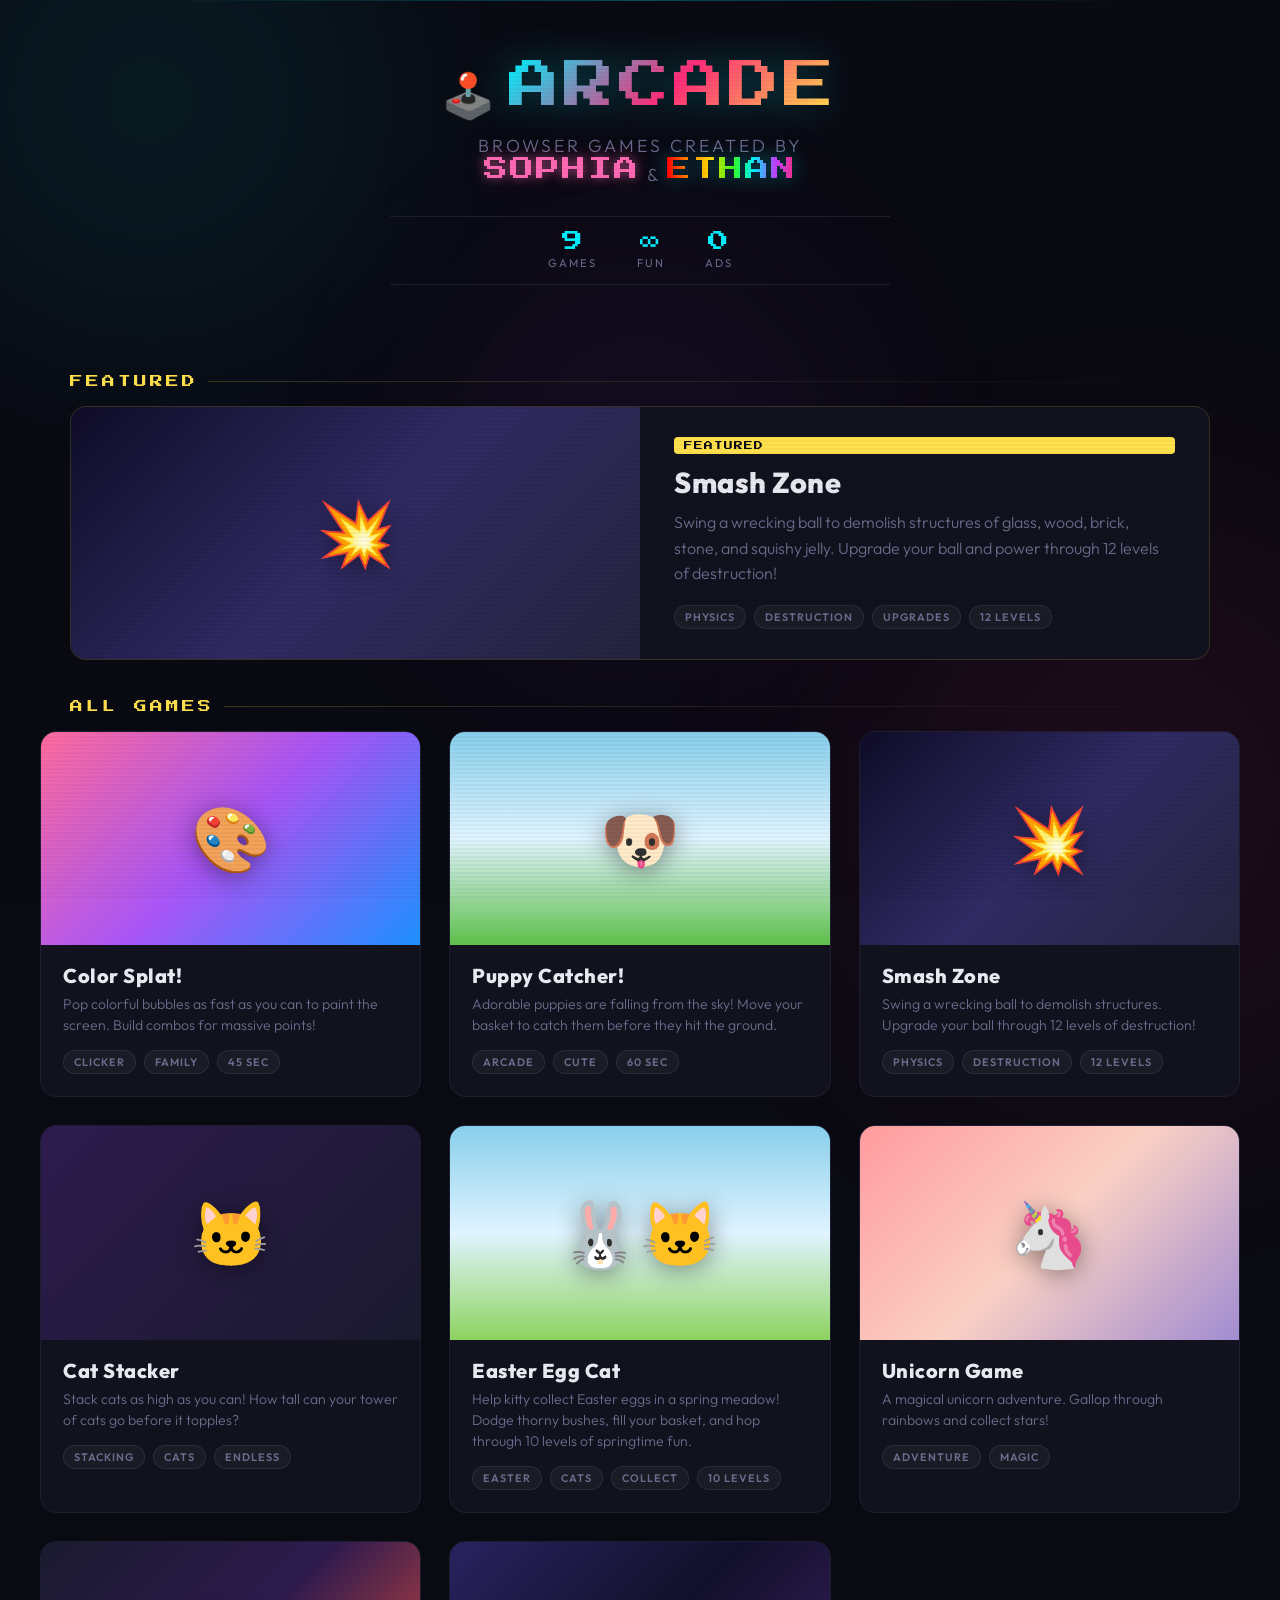
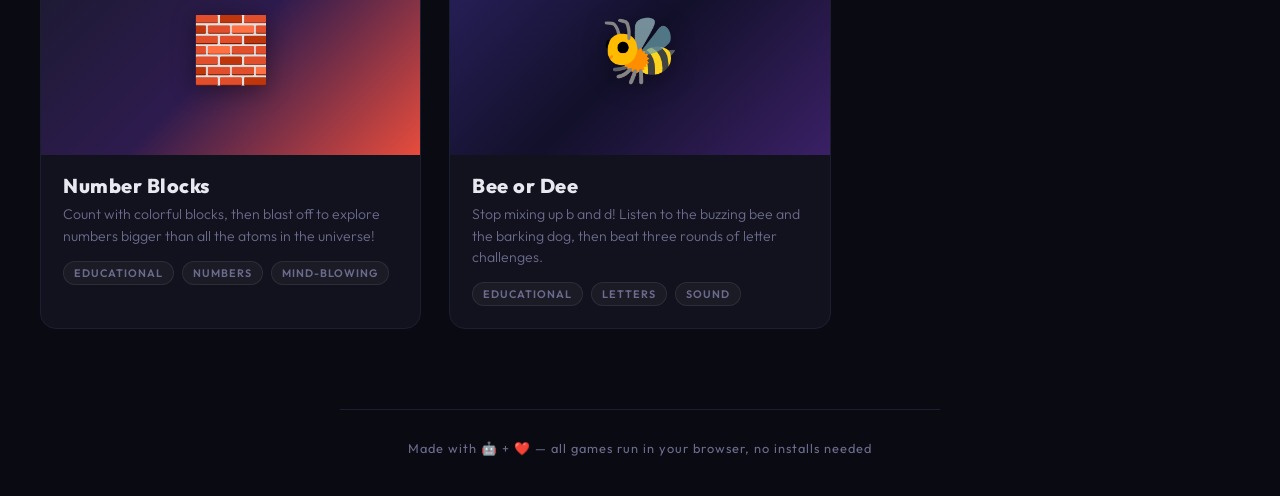
<file: index.html>
<!DOCTYPE html>
<html lang="en">
<head>
<meta charset="UTF-8">
<meta name="viewport" content="width=device-width, initial-scale=1.0">
<title>🕹️ Arcade</title>
<style>
  @import url('https://fonts.googleapis.com/css2?family=Press+Start+2P&family=Outfit:wght@300;400;600;800&display=swap');

  :root {
    --neon-pink: #FF2D78;
    --neon-cyan: #00F0FF;
    --neon-yellow: #FFE14D;
    --neon-green: #39FF14;
    --neon-purple: #BF40FF;
    --dark-bg: #0A0A12;
    --card-bg: #12121E;
    --card-border: #1E1E32;
    --text-dim: #6B6B8D;
  }

  * { margin: 0; padding: 0; box-sizing: border-box; }

  body {
    background: var(--dark-bg);
    color: #E8E8F0;
    font-family: 'Outfit', sans-serif;
    min-height: 100vh;
    overflow-x: hidden;
  }

  /* ── SCANLINE OVERLAY ── */
  body::after {
    content: '';
    position: fixed; inset: 0;
    background: repeating-linear-gradient(
      0deg,
      transparent,
      transparent 2px,
      rgba(0,0,0,0.03) 2px,
      rgba(0,0,0,0.03) 4px
    );
    pointer-events: none;
    z-index: 9999;
  }

  /* ── HEADER ── */
  .header {
    text-align: center;
    padding: 60px 20px 40px;
    position: relative;
  }
  .header::before {
    content: '';
    position: absolute;
    top: 0; left: 50%;
    transform: translateX(-50%);
    width: 80%;
    height: 1px;
    background: linear-gradient(90deg, transparent, var(--neon-cyan), transparent);
    opacity: 0.3;
  }

  .logo {
    font-family: 'Press Start 2P', monospace;
    font-size: clamp(1.8rem, 5vw, 3.2rem);
    letter-spacing: 4px;
    margin-bottom: 12px;
    position: relative;
    display: inline-block;
  }
  .logo .arcade-text {
    background: linear-gradient(135deg, var(--neon-cyan), var(--neon-pink), var(--neon-yellow));
    -webkit-background-clip: text; -webkit-text-fill-color: transparent;
    background-clip: text;
    filter: drop-shadow(0 0 20px rgba(0,240,255,0.3));
    animation: glowPulse 3s ease-in-out infinite;
  }
  @keyframes glowPulse {
    0%, 100% { filter: drop-shadow(0 0 20px rgba(0,240,255,0.3)); }
    50% { filter: drop-shadow(0 0 35px rgba(0,240,255,0.5)); }
  }
  .logo-icon {
    font-size: 0.85em;
    margin-right: 10px;
    animation: joystickWiggle 2s ease-in-out infinite;
  }
  @keyframes joystickWiggle {
    0%, 100% { transform: rotate(-5deg); }
    50% { transform: rotate(5deg); }
  }

  .tagline {
    font-size: clamp(0.85rem, 2vw, 1.1rem);
    color: var(--text-dim);
    font-weight: 300;
    letter-spacing: 3px;
    text-transform: uppercase;
  }

  .name-sophia {
    font-family: 'Press Start 2P', monospace;
    font-size: clamp(1.1rem, 3vw, 1.5rem);
    color: #FF69B4;
    text-shadow: 0 0 10px rgba(255, 105, 180, 0.5), 0 0 20px rgba(255, 105, 180, 0.3);
    letter-spacing: 2px;
  }

  .name-ethan {
    font-family: 'Press Start 2P', monospace;
    font-size: clamp(1.1rem, 3vw, 1.5rem);
    background: linear-gradient(90deg, #FF0000, #FF8C00, #FFD700, #39FF14, #00F0FF, #BF40FF, #FF2D78);
    -webkit-background-clip: text;
    -webkit-text-fill-color: transparent;
    background-clip: text;
    filter: drop-shadow(0 0 10px rgba(0, 240, 255, 0.4));
    letter-spacing: 2px;
  }

  /* ── GAME COUNT BAR ── */
  .stats-bar {
    display: flex;
    justify-content: center;
    gap: 40px;
    margin: 30px auto 10px;
    padding: 14px 30px;
    max-width: 500px;
    border-top: 1px solid var(--card-border);
    border-bottom: 1px solid var(--card-border);
  }
  .stat {
    text-align: center;
  }
  .stat-val {
    font-family: 'Press Start 2P', monospace;
    font-size: 1.3rem;
    color: var(--neon-cyan);
  }
  .stat-label {
    font-size: 0.7rem;
    color: var(--text-dim);
    text-transform: uppercase;
    letter-spacing: 2px;
    margin-top: 4px;
  }

  /* ── FEATURED SECTION ── */
  .featured-section {
    max-width: 1200px;
    margin: 40px auto 0;
    padding: 0 30px;
  }
  .section-label {
    font-family: 'Press Start 2P', monospace;
    font-size: clamp(0.65rem, 1.5vw, 0.8rem);
    color: var(--neon-yellow);
    letter-spacing: 3px;
    text-transform: uppercase;
    margin-bottom: 18px;
    display: flex;
    align-items: center;
    gap: 10px;
  }
  .section-label::after {
    content: '';
    flex: 1;
    height: 1px;
    background: linear-gradient(90deg, var(--neon-yellow), transparent);
    opacity: 0.2;
  }

  .featured-grid {
    display: grid;
    grid-template-columns: 1fr;
    gap: 28px;
  }

  .game-card.featured {
    display: grid;
    grid-template-columns: 1fr 1fr;
    border: 1px solid rgba(255, 225, 77, 0.15);
  }
  .game-card.featured .card-thumb {
    aspect-ratio: auto;
    min-height: 250px;
  }
  .game-card.featured .card-info {
    display: flex;
    flex-direction: column;
    justify-content: center;
    padding: 30px 34px;
  }
  .game-card.featured .card-title {
    font-size: 1.8rem;
    margin-bottom: 10px;
  }
  .game-card.featured .card-desc {
    font-size: 1rem;
    line-height: 1.6;
  }
  .game-card.featured .card-tags {
    margin-top: 18px;
  }
  .featured-badge {
    display: inline-block;
    font-family: 'Press Start 2P', monospace;
    font-size: 0.55rem;
    color: var(--dark-bg);
    background: var(--neon-yellow);
    padding: 4px 10px;
    border-radius: 4px;
    letter-spacing: 1px;
    margin-bottom: 10px;
  }
  .game-card.featured:hover {
    border-color: var(--neon-yellow);
    box-shadow:
      0 10px 50px rgba(255, 225, 77, 0.12),
      0 0 0 1px rgba(255, 225, 77, 0.15),
      inset 0 1px 0 rgba(255,255,255,0.04);
  }

  @media (max-width: 700px) {
    .game-card.featured {
      grid-template-columns: 1fr;
    }
    .game-card.featured .card-thumb {
      min-height: 180px;
      aspect-ratio: 16 / 9;
    }
    .game-card.featured .card-info {
      padding: 18px 22px 22px;
    }
    .game-card.featured .card-title {
      font-size: 1.3rem;
    }
    .featured-section { padding: 0 16px; }
  }

  /* ── ALL GAMES SECTION ── */
  .all-games-section {
    max-width: 1200px;
    margin: 40px auto 0;
    padding: 0 30px;
  }
  @media (max-width: 700px) {
    .all-games-section { padding: 0 16px; }
  }

  /* ── GAME GRID ── */
  .games-grid {
    display: grid;
    grid-template-columns: repeat(auto-fill, minmax(320px, 1fr));
    gap: 28px;
    max-width: 1200px;
    margin: 0 auto;
    padding: 0 0 80px;
  }

  /* ── GAME CARD ── */
  .game-card {
    background: var(--card-bg);
    border: 1px solid var(--card-border);
    border-radius: 16px;
    overflow: hidden;
    transition: transform 0.3s cubic-bezier(0.34, 1.56, 0.64, 1), box-shadow 0.3s, border-color 0.3s;
    cursor: pointer;
    text-decoration: none;
    color: inherit;
    display: block;
    position: relative;
  }
  .game-card:hover {
    transform: translateY(-6px) scale(1.02);
    border-color: var(--neon-cyan);
    box-shadow:
      0 10px 40px rgba(0, 240, 255, 0.12),
      0 0 0 1px rgba(0, 240, 255, 0.15),
      inset 0 1px 0 rgba(255,255,255,0.04);
  }
  .game-card:active {
    transform: translateY(-2px) scale(1.0);
  }

  /* Card glow accent — unique per card */
  .game-card::before {
    content: '';
    position: absolute;
    top: 0; left: 0; right: 0;
    height: 3px;
    background: var(--accent);
    opacity: 0;
    transition: opacity 0.3s;
  }
  .game-card:hover::before { opacity: 1; }

  /* ── SCREENSHOT AREA ── */
  .card-thumb {
    width: 100%;
    aspect-ratio: 16 / 9;
    overflow: hidden;
    position: relative;
    display: flex;
    align-items: center;
    justify-content: center;
    background: var(--thumb-bg, #161625);
  }
  .card-thumb img {
    width: 100%;
    height: 100%;
    object-fit: cover;
    transition: transform 0.5s;
  }
  .game-card:hover .card-thumb img {
    transform: scale(1.06);
  }

  /* Placeholder when no screenshot */
  .thumb-placeholder {
    font-size: 4rem;
    filter: drop-shadow(0 4px 12px rgba(0,0,0,0.4));
    animation: float 3s ease-in-out infinite;
  }
  @keyframes float {
    0%, 100% { transform: translateY(0); }
    50% { transform: translateY(-8px); }
  }

  /* Play overlay */
  .play-overlay {
    position: absolute; inset: 0;
    background: rgba(0,0,0,0.55);
    display: flex; align-items: center; justify-content: center;
    opacity: 0;
    transition: opacity 0.3s;
  }
  .game-card:hover .play-overlay { opacity: 1; }
  .play-btn-icon {
    width: 60px; height: 60px;
    border-radius: 50%;
    background: var(--accent, var(--neon-cyan));
    display: flex; align-items: center; justify-content: center;
    box-shadow: 0 0 30px rgba(0,240,255,0.4);
    transition: transform 0.2s;
  }
  .game-card:hover .play-btn-icon { transform: scale(1.1); }
  .play-btn-icon svg {
    width: 24px; height: 24px;
    fill: var(--dark-bg);
    margin-left: 3px;
  }

  /* ── CARD INFO ── */
  .card-info {
    padding: 18px 22px 22px;
  }
  .card-title {
    font-family: 'Outfit', sans-serif;
    font-weight: 800;
    font-size: 1.25rem;
    margin-bottom: 6px;
    letter-spacing: 0.5px;
  }
  .card-desc {
    font-size: 0.88rem;
    color: var(--text-dim);
    line-height: 1.5;
    font-weight: 300;
  }
  .card-tags {
    display: flex;
    gap: 8px;
    margin-top: 14px;
    flex-wrap: wrap;
  }
  .tag {
    font-size: 0.68rem;
    padding: 4px 10px;
    border-radius: 20px;
    background: rgba(255,255,255,0.04);
    border: 1px solid rgba(255,255,255,0.08);
    color: var(--text-dim);
    text-transform: uppercase;
    letter-spacing: 1px;
    font-weight: 600;
  }

  /* ── FOOTER ── */
  .footer {
    text-align: center;
    padding: 30px 20px 40px;
    color: var(--text-dim);
    font-size: 0.8rem;
    border-top: 1px solid var(--card-border);
    max-width: 600px;
    margin: 0 auto;
    letter-spacing: 1px;
  }
  .footer a {
    color: var(--neon-cyan);
    text-decoration: none;
  }

  /* ── AMBIENT GLOW BLOBS ── */
  .glow-blob {
    position: fixed;
    border-radius: 50%;
    filter: blur(120px);
    opacity: 0.07;
    pointer-events: none;
    z-index: -1;
  }

  /* ── RESPONSIVE ── */
  @media (max-width: 700px) {
    .games-grid { grid-template-columns: 1fr; padding: 0 16px 60px; }
    .stats-bar { gap: 25px; }
    .header { padding: 40px 16px 30px; }
  }

</style>
</head>
<body>

<!-- Ambient glow -->
<div class="glow-blob" style="width:500px;height:500px;background:var(--neon-cyan);top:-150px;left:-100px;"></div>
<div class="glow-blob" style="width:600px;height:600px;background:var(--neon-pink);bottom:-200px;right:-150px;"></div>
<div class="glow-blob" style="width:400px;height:400px;background:var(--neon-purple);top:50%;left:50%;transform:translate(-50%,-50%);"></div>

<!-- HEADER -->
<header class="header">
  <div class="logo">
    <span class="logo-icon">🕹️</span><span class="arcade-text">ARCADE</span>
  </div>
  <p class="tagline">Browser games created by<br><span class="name-sophia">Sophia</span> & <span class="name-ethan">Ethan</span></p>

  <div class="stats-bar">
    <div class="stat">
      <div class="stat-val" id="game-count">5</div>
      <div class="stat-label">Games</div>
    </div>
    <div class="stat">
      <div class="stat-val">∞</div>
      <div class="stat-label">Fun</div>
    </div>
    <div class="stat">
      <div class="stat-val">0</div>
      <div class="stat-label">Ads</div>
    </div>
  </div>
</header>

<!-- FEATURED GAMES -->
<section class="featured-section">
  <div class="section-label">Featured</div>
  <div class="featured-grid">

    <!-- ═══ FEATURED: Smash Zone ═══ -->
    <a href="./smash-zone/" class="game-card featured" style="--accent: #FF4757; --thumb-bg: linear-gradient(135deg, #0f0c29, #302b63, #24243e);">
      <div class="card-thumb" style="background: linear-gradient(135deg, #0f0c29, #302b63, #24243e);">
        <div class="thumb-placeholder">💥</div>
        <div class="play-overlay">
          <div class="play-btn-icon" style="background: #FF4757;">
            <svg viewBox="0 0 24 24"><polygon points="8,5 19,12 8,19"/></svg>
          </div>
        </div>
      </div>
      <div class="card-info">
        <span class="featured-badge">FEATURED</span>
        <div class="card-title">Smash Zone</div>
        <div class="card-desc">Swing a wrecking ball to demolish structures of glass, wood, brick, stone, and squishy jelly. Upgrade your ball and power through 12 levels of destruction!</div>
        <div class="card-tags">
          <span class="tag">Physics</span>
          <span class="tag">Destruction</span>
          <span class="tag">Upgrades</span>
          <span class="tag">12 Levels</span>
        </div>
      </div>
    </a>

  </div>
</section>

<!-- ALL GAMES -->
<section class="all-games-section">
  <div class="section-label">All Games</div>
</section>

<main class="games-grid" id="games-grid">

  <!-- ═══ GAME CARD: Color Splat ═══ -->
  <a href="./color-splat/" class="game-card" style="--accent: #A855F7; --thumb-bg: linear-gradient(135deg, #FF6B9D, #A855F7, #1E90FF);">
    <div class="card-thumb" style="background: linear-gradient(135deg, #FF6B9D, #A855F7, #1E90FF);">
      <div class="thumb-placeholder">🎨</div>
      <div class="play-overlay">
        <div class="play-btn-icon" style="background: #A855F7;">
          <svg viewBox="0 0 24 24"><polygon points="8,5 19,12 8,19"/></svg>
        </div>
      </div>
    </div>
    <div class="card-info">
      <div class="card-title">Color Splat!</div>
      <div class="card-desc">Pop colorful bubbles as fast as you can to paint the screen. Build combos for massive points!</div>
      <div class="card-tags">
        <span class="tag">Clicker</span>
        <span class="tag">Family</span>
        <span class="tag">45 sec</span>
      </div>
    </div>
  </a>

  <!-- ═══ GAME CARD: Puppy Catcher ═══ -->
  <a href="./puppy-catcher/" class="game-card" style="--accent: #FF8FAB; --thumb-bg: linear-gradient(180deg, #87CEEB, #E0F4FF, #5DBE4A);">
    <div class="card-thumb" style="background: linear-gradient(180deg, #87CEEB, #E0F4FF, #5DBE4A);">
      <div class="thumb-placeholder">🐶</div>
      <div class="play-overlay">
        <div class="play-btn-icon" style="background: #FF8FAB;">
          <svg viewBox="0 0 24 24"><polygon points="8,5 19,12 8,19"/></svg>
        </div>
      </div>
    </div>
    <div class="card-info">
      <div class="card-title">Puppy Catcher!</div>
      <div class="card-desc">Adorable puppies are falling from the sky! Move your basket to catch them before they hit the ground.</div>
      <div class="card-tags">
        <span class="tag">Arcade</span>
        <span class="tag">Cute</span>
        <span class="tag">60 sec</span>
      </div>
    </div>
  </a>

  <!-- ═══ GAME CARD: Smash Zone ═══ -->
  <a href="./smash-zone/" class="game-card" style="--accent: #FF4757; --thumb-bg: linear-gradient(135deg, #0f0c29, #302b63, #24243e);">
    <div class="card-thumb" style="background: linear-gradient(135deg, #0f0c29, #302b63, #24243e);">
      <div class="thumb-placeholder">💥</div>
      <div class="play-overlay">
        <div class="play-btn-icon" style="background: #FF4757;">
          <svg viewBox="0 0 24 24"><polygon points="8,5 19,12 8,19"/></svg>
        </div>
      </div>
    </div>
    <div class="card-info">
      <div class="card-title">Smash Zone</div>
      <div class="card-desc">Swing a wrecking ball to demolish structures. Upgrade your ball through 12 levels of destruction!</div>
      <div class="card-tags">
        <span class="tag">Physics</span>
        <span class="tag">Destruction</span>
        <span class="tag">12 Levels</span>
      </div>
    </div>
  </a>

  <!-- ═══ GAME CARD: Cat Stacker ═══ -->
  <a href="./cat-stacker/" class="game-card" style="--accent: #FFE14D; --thumb-bg: linear-gradient(135deg, #2d1b4e, #1a1a2e);">
    <div class="card-thumb" style="background: linear-gradient(135deg, #2d1b4e, #1a1a2e);">
      <div class="thumb-placeholder">🐱</div>
      <div class="play-overlay">
        <div class="play-btn-icon" style="background: #FFE14D;">
          <svg viewBox="0 0 24 24"><polygon points="8,5 19,12 8,19"/></svg>
        </div>
      </div>
    </div>
    <div class="card-info">
      <div class="card-title">Cat Stacker</div>
      <div class="card-desc">Stack cats as high as you can! How tall can your tower of cats go before it topples?</div>
      <div class="card-tags">
        <span class="tag">Stacking</span>
        <span class="tag">Cats</span>
        <span class="tag">Endless</span>
      </div>
    </div>
  </a>

  <!-- ═══ GAME CARD: Easter Egg Cat ═══ -->
  <a href="./easter-cat/" class="game-card" style="--accent: #FFB6C1; --thumb-bg: linear-gradient(180deg, #87CEEB, #E0F4FF, #8DD35F);">
    <div class="card-thumb" style="background: linear-gradient(180deg, #87CEEB, #E0F4FF, #8DD35F);">
      <div class="thumb-placeholder">&#x1F430;&#x1F431;</div>
      <div class="play-overlay">
        <div class="play-btn-icon" style="background: #FFB6C1;">
          <svg viewBox="0 0 24 24"><polygon points="8,5 19,12 8,19"/></svg>
        </div>
      </div>
    </div>
    <div class="card-info">
      <div class="card-title">Easter Egg Cat</div>
      <div class="card-desc">Help kitty collect Easter eggs in a spring meadow! Dodge thorny bushes, fill your basket, and hop through 10 levels of springtime fun.</div>
      <div class="card-tags">
        <span class="tag">Easter</span>
        <span class="tag">Cats</span>
        <span class="tag">Collect</span>
        <span class="tag">10 Levels</span>
      </div>
    </div>
  </a>

  <!-- ═══ GAME CARD: Unicorn Game ═══ -->
  <a href="./unicorn-game/" class="game-card" style="--accent: #BF40FF; --thumb-bg: linear-gradient(135deg, #ff9a9e, #fad0c4, #a18cd1);">
    <div class="card-thumb" style="background: linear-gradient(135deg, #ff9a9e, #fad0c4, #a18cd1);">
      <div class="thumb-placeholder">🦄</div>
      <div class="play-overlay">
        <div class="play-btn-icon" style="background: #BF40FF;">
          <svg viewBox="0 0 24 24"><polygon points="8,5 19,12 8,19"/></svg>
        </div>
      </div>
    </div>
    <div class="card-info">
      <div class="card-title">Unicorn Game</div>
      <div class="card-desc">A magical unicorn adventure. Gallop through rainbows and collect stars!</div>
      <div class="card-tags">
        <span class="tag">Adventure</span>
        <span class="tag">Magic</span>
      </div>
    </div>
  </a>

  <!-- ═══ GAME CARD: Number Blocks ═══ -->
  <a href="./number-game/" class="game-card" style="--accent: #FFD700; --thumb-bg: linear-gradient(135deg, #1a1a2e, #2d1b4e, #e74c3c);">
    <div class="card-thumb" style="background: linear-gradient(135deg, #1a1a2e, #2d1b4e, #e74c3c);">
      <div class="thumb-placeholder">🧱</div>
      <div class="play-overlay">
        <div class="play-btn-icon" style="background: #FFD700;">
          <svg viewBox="0 0 24 24"><polygon points="8,5 19,12 8,19"/></svg>
        </div>
      </div>
    </div>
    <div class="card-info">
      <div class="card-title">Number Blocks</div>
      <div class="card-desc">Count with colorful blocks, then blast off to explore numbers bigger than all the atoms in the universe!</div>
      <div class="card-tags">
        <span class="tag">Educational</span>
        <span class="tag">Numbers</span>
        <span class="tag">Mind-Blowing</span>
      </div>
    </div>
  </a>

  <!-- ═══ GAME CARD: Bee or Dee ═══ -->
  <a href="./bee-or-dee/" class="game-card" style="--accent: #FFC53D; --thumb-bg: linear-gradient(135deg, #2A2260, #12102A, #3A2065);">
    <div class="card-thumb" style="background: linear-gradient(135deg, #2A2260, #12102A, #3A2065);">
      <div class="thumb-placeholder">🐝</div>
      <div class="play-overlay">
        <div class="play-btn-icon" style="background: #FFC53D;">
          <svg viewBox="0 0 24 24"><polygon points="8,5 19,12 8,19"/></svg>
        </div>
      </div>
    </div>
    <div class="card-info">
      <div class="card-title">Bee or Dee</div>
      <div class="card-desc">Stop mixing up b and d! Listen to the buzzing bee and the barking dog, then beat three rounds of letter challenges.</div>
      <div class="card-tags">
        <span class="tag">Educational</span>
        <span class="tag">Letters</span>
        <span class="tag">Sound</span>
      </div>
    </div>
  </a>

</main>

<!-- FOOTER -->
<footer class="footer">
  Made with 🤖 + ❤️ — all games run in your browser, no installs needed
</footer>

<script>
  // Update game count dynamically
  document.getElementById('game-count').textContent =
    document.querySelectorAll('.game-card').length;
</script>
</body>
</html>
</file>
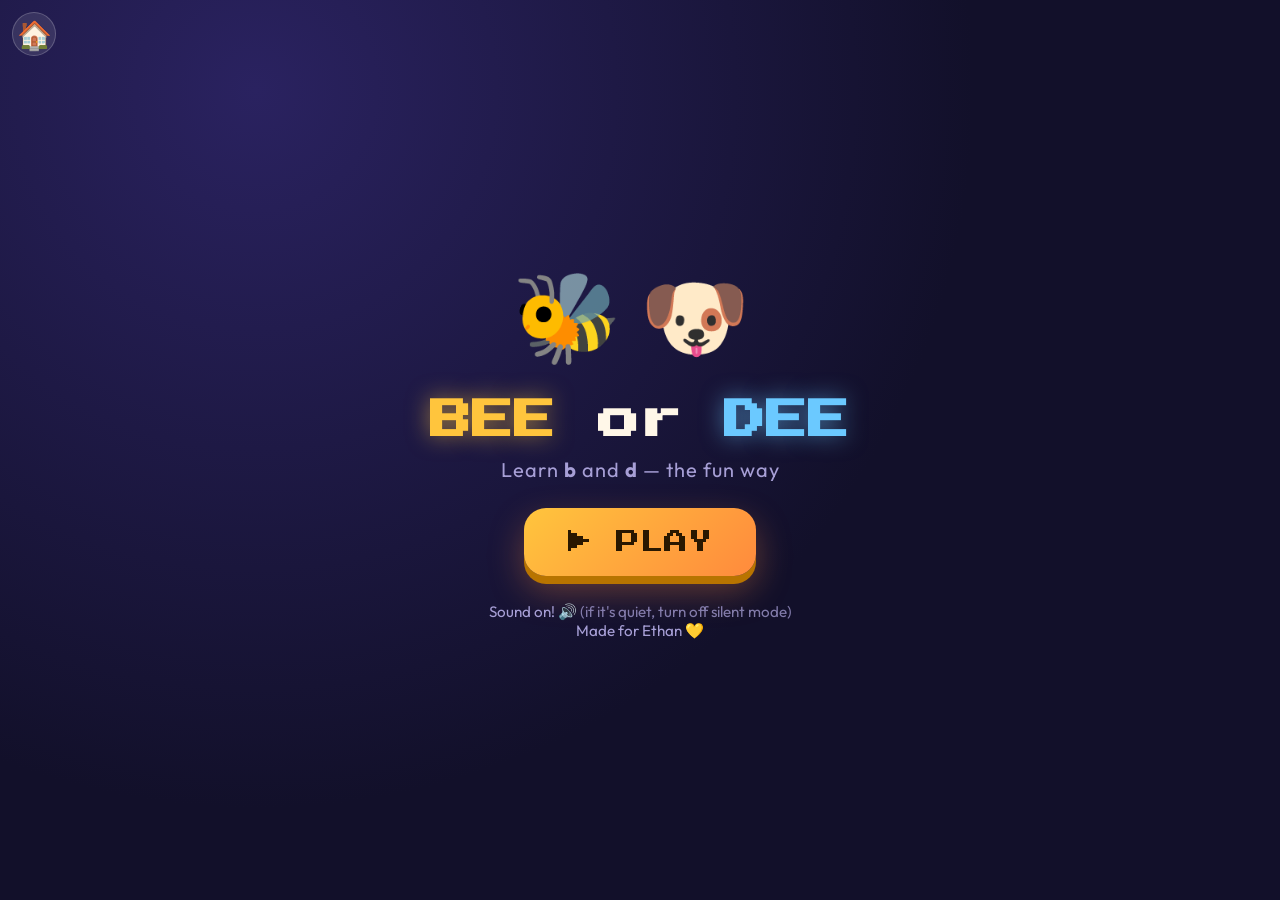
<file: bee-or-dee/index.html>
<!DOCTYPE html>
<html lang="en">
<head>
<meta charset="UTF-8">
<meta name="viewport" content="width=device-width, initial-scale=1.0, maximum-scale=1.0, user-scalable=no">
<title>🐝 Bee or Dee!</title>
<style>
  @import url('https://fonts.googleapis.com/css2?family=Press+Start+2P&family=Outfit:wght@400;600;800&display=swap');

  :root {
    --bee: #FFC53D;
    --dog: #6BC9FF;
    --bg: #12102A;
    --bg2: #1E1A44;
    --ink: #FFF7E8;
    --good: #39FF14;
    --soft: #A79FD6;
  }

  * { margin: 0; padding: 0; box-sizing: border-box; }

  html, body { height: 100%; }

  body {
    background: radial-gradient(circle at 20% 10%, #2A2260 0%, var(--bg) 55%),
                radial-gradient(circle at 85% 90%, #3A2065 0%, transparent 60%);
    background-color: var(--bg);
    color: var(--ink);
    font-family: 'Outfit', system-ui, sans-serif;
    overflow: hidden;
    user-select: none;
    -webkit-user-select: none;
    -webkit-tap-highlight-color: transparent;
    touch-action: manipulation;
  }

  /* ── SCREENS ── */
  .screen {
    position: fixed; inset: 0;
    display: none;
    flex-direction: column;
    align-items: center;
    justify-content: center;
    padding: 16px;
    text-align: center;
  }
  .screen.on { display: flex; }

  /* ── START ── */
  .title {
    font-family: 'Press Start 2P', monospace;
    font-size: clamp(1.4rem, 7vw, 2.6rem);
    line-height: 1.5;
    margin-bottom: 6px;
  }
  .title .b { color: var(--bee); text-shadow: 0 0 22px rgba(255,197,61,.55); }
  .title .d { color: var(--dog); text-shadow: 0 0 22px rgba(107,201,255,.55); }
  .sub {
    color: var(--soft);
    font-size: clamp(.95rem, 3.6vw, 1.25rem);
    margin-bottom: 26px;
    letter-spacing: 1px;
  }
  .mascots { font-size: clamp(3rem, 16vw, 5.5rem); margin-bottom: 18px; letter-spacing: 18px; }
  .mascots span { display: inline-block; animation: bob 2.2s ease-in-out infinite; }
  .mascots span:nth-child(2) { animation-delay: .5s; }
  @keyframes bob { 0%,100% { transform: translateY(0) rotate(-4deg);} 50% { transform: translateY(-14px) rotate(4deg);} }

  .big-btn {
    font-family: 'Press Start 2P', monospace;
    font-size: clamp(1rem, 4.5vw, 1.5rem);
    padding: 22px 44px;
    min-height: 64px;
    border: none;
    border-radius: 22px;
    background: linear-gradient(135deg, var(--bee), #FF8A3D);
    color: #2A1800;
    cursor: pointer;
    box-shadow: 0 8px 0 #B87400, 0 14px 34px rgba(255,138,61,.35);
    transition: transform .08s, box-shadow .08s;
    touch-action: manipulation;
  }
  .big-btn:active { transform: translateY(6px); box-shadow: 0 2px 0 #B87400, 0 6px 18px rgba(255,138,61,.3); }
  .made-for { margin-top: 26px; color: var(--soft); font-size: .95rem; }

  /* ── GAME HUD ── */
  .hud {
    position: fixed; top: 0; left: 0; right: 0;
    padding: 14px 66px 8px 66px;
    display: flex; flex-direction: column; align-items: center; gap: 8px;
  }
  .round-label {
    font-family: 'Press Start 2P', monospace;
    font-size: clamp(.55rem, 2.6vw, .8rem);
    color: var(--soft);
    letter-spacing: 1px;
  }
  .stars {
    display: grid;
    grid-template-columns: repeat(9, 13px);
    gap: 6px 5px;
    justify-content: center;
  }
  .star {
    width: 13px; height: 13px; border-radius: 50%;
    background: rgba(255,255,255,.13);
    transition: transform .3s cubic-bezier(.34,1.56,.64,1), background .3s;
  }
  .star.win { background: var(--good); box-shadow: 0 0 10px var(--good); transform: scale(1.35); }
  .star.miss { background: #6E5A9E; }

  /* ── PLAY AREA ── */
  .play {
    display: flex; flex-direction: column;
    align-items: center; justify-content: center;
    gap: clamp(14px, 3.5vh, 30px);
    width: 100%; max-width: 640px;
    margin-top: 46px;
  }
  .ask {
    font-size: clamp(1.05rem, 4.6vw, 1.6rem);
    font-weight: 600;
    color: var(--ink);
    min-height: 1.4em;
  }

  /* prompt stage */
  .stage {
    display: flex; align-items: center; justify-content: center;
    min-height: clamp(140px, 26vh, 210px);
    width: 100%;
  }
  .stage.pop { animation: pop .45s cubic-bezier(.34,1.56,.64,1); }
  @keyframes pop { 0% { transform: scale(.6); opacity: 0; } 100% { transform: scale(1); opacity: 1; } }

  .speaker-btn {
    display: flex; align-items: center; gap: 12px;
    font-size: clamp(2.6rem, 12vw, 4.2rem);
    background: rgba(255,255,255,.07);
    border: 2px solid rgba(255,255,255,.16);
    color: var(--ink);
    border-radius: 28px;
    padding: 18px 34px;
    min-height: 64px;
    cursor: pointer;
    font-family: 'Outfit', sans-serif;
    touch-action: manipulation;
  }
  .speaker-btn:active { transform: scale(.96); }
  .speaker-btn .again { font-size: 1rem; color: var(--soft); font-weight: 600; }

  .word-card { display: flex; flex-direction: column; align-items: center; gap: 6px; }
  .word-emoji { font-size: clamp(3.6rem, 18vw, 6rem); line-height: 1; }
  .word-text {
    font-family: 'Press Start 2P', monospace;
    font-size: clamp(1.6rem, 8vw, 2.6rem);
    letter-spacing: 6px;
  }
  .word-text .blank { color: var(--bee); opacity: .55; }

  /* ── CHOICES ── */
  .choices {
    display: flex; gap: clamp(14px, 4vw, 28px);
    width: 100%; justify-content: center;
    padding: 0 8px;
  }
  .choice {
    flex: 1 1 0; max-width: 230px;
    min-height: 130px;
    display: flex; flex-direction: column;
    align-items: center; justify-content: center; gap: 6px;
    background: rgba(255,255,255,.06);
    border: 3px solid rgba(255,255,255,.14);
    border-radius: 26px;
    padding: 14px 8px;
    cursor: pointer;
    color: var(--ink);
    font-family: 'Outfit', sans-serif;
    transition: transform .1s, border-color .2s, background .2s;
    touch-action: manipulation;
  }
  .choice:active { transform: scale(.95); }
  .choice[data-key="b"] { border-color: rgba(255,197,61,.4); }
  .choice[data-key="d"] { border-color: rgba(107,201,255,.4); }
  .choice .owner-emoji { font-size: clamp(2.4rem, 11vw, 3.4rem); line-height: 1; }
  /* round 2 picks are the picture alone, so it carries the whole button */
  .choice .owner-emoji.big { font-size: clamp(3.6rem, 17vw, 5.2rem); }
  .choice.correct {
    background: rgba(57,255,20,.16);
    border-color: var(--good);
    animation: cheer .5s ease;
  }
  @keyframes cheer { 0%,100% { transform: scale(1);} 40% { transform: scale(1.12);} }
  .choice.wrong { animation: shake .45s; border-color: #FF5C7A; background: rgba(255,92,122,.12); }
  @keyframes shake {
    0%,100% { transform: translateX(0);}
    20% { transform: translateX(-11px);} 40% { transform: translateX(11px);}
    60% { transform: translateX(-7px);} 80% { transform: translateX(7px);}
  }
  .choices.locked .choice { pointer-events: none; }

  /* ── LETTER SVG — plain black on paper, exactly how a book shows it ── */
  .letter-svg { width: clamp(64px, 18vw, 96px); height: auto; display: block; }
  .letter-svg .part { fill: none; stroke: #14121F; stroke-width: 15; stroke-linecap: round; }
  .letter-tile {
    background: #FFFDF7;
    border-radius: 16px;
    padding: 10px 16px;
    display: inline-flex;
    box-shadow: 0 4px 14px rgba(0,0,0,.28);
  }
  .stage .letter-svg { width: clamp(96px, 27vw, 150px); }
  .stage .letter-tile { padding: 16px 26px; border-radius: 22px; }

  /* reveal card shown after a correct answer */
  .reveal { display: flex; flex-direction: column; align-items: center; gap: 10px; }
  .reveal-row { display: flex; align-items: center; gap: clamp(10px, 3vw, 20px); }
  .reveal-emoji { font-size: clamp(3rem, 15vw, 4.6rem); line-height: 1; }
  .reveal-name {
    font-family: 'Press Start 2P', monospace;
    font-size: clamp(.7rem, 3.2vw, 1rem);
    color: var(--good);
    letter-spacing: 2px;
  }

  /* ── HINT OVERLAY ── */
  .overlay {
    position: fixed; inset: 0;
    background: #0B0920;
    display: none;
    flex-direction: column; align-items: center; justify-content: center;
    gap: clamp(8px, 1.8vh, 16px); padding: 18px; text-align: center;
    z-index: 500;
    overflow-y: auto;
  }
  .overlay.on { display: flex; }
  .overlay > * { flex-shrink: 0; }
  .hint-head {
    font-family: 'Press Start 2P', monospace;
    font-size: clamp(.85rem, 4.2vw, 1.3rem);
  }
  .hint-line { font-size: clamp(1rem, 4.4vw, 1.35rem); color: var(--ink); max-width: 460px; }
  .hint-line b { color: var(--bee); }
  .hint-line i { color: var(--dog); font-style: normal; }

  .draw-wrap { line-height: 0; }
  .draw-wrap .letter-tile { padding: 12px 20px; }
  .draw-wrap svg { width: clamp(70px, 18vw, 104px); height: auto; }
  .draw-wrap .part {
    stroke-dasharray: var(--len);
    stroke-dashoffset: var(--len);
    animation: draw .8s ease forwards;
  }
  @keyframes draw { to { stroke-dashoffset: 0; } }
  .order-badge {
    font-family: 'Press Start 2P', monospace;
    font-size: .7rem; color: var(--soft); letter-spacing: 1px;
  }

  .bed-hint {
    display: flex; align-items: center; gap: 14px;
    background: rgba(255,255,255,.06);
    border: 2px solid rgba(255,255,255,.13);
    border-radius: 20px; padding: 12px 22px;
  }
  .bed-word {
    font-family: 'Press Start 2P', monospace;
    font-size: clamp(1.2rem, 6vw, 1.9rem);
    letter-spacing: 5px;
    background: #FFFDF7;
    color: #14121F;
    padding: 8px 14px;
    border-radius: 12px;
  }
  .bed-cap { font-size: .9rem; color: var(--soft); max-width: 190px; text-align: left; }

  /* ── WIN ── */
  .trophy { font-size: clamp(4.5rem, 22vw, 8rem); animation: bob 2s ease-in-out infinite; }
  .win-score {
    font-family: 'Press Start 2P', monospace;
    font-size: clamp(1rem, 5vw, 1.6rem);
    color: var(--bee);
    line-height: 1.6;
  }
  .win-sub { color: var(--soft); font-size: 1.05rem; max-width: 380px; margin-bottom: 8px; }
  .btn-row { display: flex; gap: 14px; flex-wrap: wrap; justify-content: center; }
  .ghost-btn {
    font-family: 'Outfit', sans-serif; font-weight: 600;
    font-size: 1.05rem; padding: 16px 28px; min-height: 52px;
    border-radius: 18px; cursor: pointer;
    background: rgba(255,255,255,.08);
    border: 2px solid rgba(255,255,255,.2);
    color: var(--ink);
    touch-action: manipulation;
  }
  .ghost-btn:active { transform: scale(.96); }

  #confetti { position: fixed; inset: 0; pointer-events: none; z-index: 900; }

  @media (max-height: 620px) {
    .play { gap: 10px; margin-top: 40px; }
    .stage { min-height: 110px; }
    .choice { min-height: 100px; }
  }
</style>
</head>
<body>

<a href="../" style="position:fixed;top:12px;left:12px;z-index:1000;text-decoration:none;font-size:28px;background:rgba(255,255,255,0.1);border:1px solid rgba(255,255,255,0.2);border-radius:50%;width:44px;height:44px;display:flex;align-items:center;justify-content:center;touch-action:manipulation;" aria-label="Back to Arcade">🏠</a>

<canvas id="confetti"></canvas>

<!-- ══════ START ══════ -->
<section class="screen on" id="screen-start">
  <div class="mascots"><span>🐝</span><span>🐶</span></div>
  <h1 class="title"><span class="b">BEE</span> or <span class="d">DEE</span></h1>
  <p class="sub">Learn <b>b</b> and <b>d</b> — the fun way</p>
  <button class="big-btn" id="btn-play">▶ PLAY</button>
  <p class="made-for">Sound on! 🔊 <span style="opacity:.75">(if it's quiet, turn off silent mode)</span><br>Made for Ethan 💛</p>
</section>

<!-- ══════ GAME ══════ -->
<section class="screen" id="screen-game">
  <div class="hud">
    <div class="round-label" id="round-label">ROUND 1 · LISTEN</div>
    <div class="stars" id="stars"></div>
  </div>

  <div class="play">
    <div class="ask" id="ask"></div>
    <div class="stage" id="stage"></div>
    <div class="choices" id="choices"></div>
  </div>
</section>

<!-- ══════ HINT ══════ -->
<div class="overlay" id="overlay-hint">
  <div class="hint-head" id="hint-head"></div>
  <div class="draw-wrap" id="hint-draw"></div>
  <div class="order-badge" id="hint-order"></div>
  <div class="hint-line" id="hint-line"></div>
  <div class="bed-hint">
    <span class="bed-word"><span class="b">b</span>e<span class="d">d</span></span>
    <span class="bed-cap">A <b>bed</b> has <b style="color:var(--bee)">b</b> at the head and <b style="color:var(--dog)">d</b> at the feet 🛏️</span>
  </div>
  <button class="big-btn" id="btn-retry">TRY AGAIN</button>
</div>

<!-- ══════ WIN ══════ -->
<section class="screen" id="screen-win">
  <div class="trophy">🏆</div>
  <div class="win-score" id="win-score"></div>
  <p class="win-sub" id="win-sub"></p>
  <div class="btn-row">
    <button class="big-btn" id="btn-again">PLAY AGAIN</button>
    <a class="ghost-btn" href="../" style="text-decoration:none;display:flex;align-items:center;">🏠 Arcade</a>
  </div>
</section>

<script>
'use strict';

/* ════════════════════════════════════════════
   AUDIO — everything is generated, no files
   ════════════════════════════════════════════ */
let actx = null;
let audioPrimed = false;

/* iOS routes plain Web Audio through the "ambient" session, which the physical
   silent switch mutes. Opting into "playback" makes the game audible with the
   ringer off — the single most common cause of a silent game on an iPad. */
function setPlaybackSession() {
  try {
    if (navigator.audioSession) navigator.audioSession.type = 'playback';
  } catch (e) { /* not supported — nothing to do */ }
}

/* MUST run synchronously inside a real user gesture. iOS grants the audio
   unlock to the gesture itself, so anything deferred by a timer is too late. */
function initAudio() {
  setPlaybackSession();
  if (!actx) {
    const AC = window.AudioContext || window.webkitAudioContext;
    if (AC) actx = new AC();
  }
  if (!actx) return;
  if (actx.state === 'suspended') actx.resume();
  if (audioPrimed) return;
  audioPrimed = true;

  // A one-sample silent buffer is what actually unlocks Web Audio on iOS.
  try {
    const src = actx.createBufferSource();
    src.buffer = actx.createBuffer(1, 1, 22050);
    src.connect(actx.destination);
    src.start(0);
  } catch (e) { /* ignore */ }

  // speechSynthesis needs its own unlock, also inside this same gesture.
  try {
    if ('speechSynthesis' in window) {
      const u = new SpeechSynthesisUtterance(' ');
      u.volume = 0;
      window.speechSynthesis.speak(u);
    }
  } catch (e) { /* ignore */ }
}

/* Different mobile browsers grant activation on different events, and
   preventDefault() on pointerdown can cost us the one we relied on. Listen for
   all of them; initAudio is idempotent and also re-resumes a context that iOS
   suspended while the tab was backgrounded. */
['pointerdown', 'pointerup', 'touchend', 'click', 'keydown'].forEach(function (evt) {
  document.addEventListener(evt, initAudio, { capture: true, passive: true });
});
document.addEventListener('visibilitychange', function () {
  if (!document.hidden && actx && actx.state === 'suspended') actx.resume();
});

/* Every sound goes through here so a context iOS quietly suspended gets woken. */
function audioReady() {
  if (!actx) return false;
  if (actx.state === 'suspended') actx.resume();
  return true;
}

function tone(freq, start, dur, type, vol) {
  const t = actx.currentTime + start;
  const osc = actx.createOscillator();
  const gain = actx.createGain();
  osc.type = type || 'triangle';
  osc.frequency.setValueAtTime(freq, t);
  gain.gain.setValueAtTime(0, t);
  gain.gain.linearRampToValueAtTime(vol == null ? 0.2 : vol, t + 0.02);
  gain.gain.exponentialRampToValueAtTime(0.001, t + dur);
  osc.connect(gain).connect(actx.destination);
  osc.start(t); osc.stop(t + dur + 0.05);
}

function playCorrect() {
  if (!audioReady()) return;
  [523.25, 659.25, 783.99, 1046.5].forEach((f, i) => tone(f, i * 0.075, 0.28, 'triangle', 0.18));
}

function playWrong() {
  if (!audioReady()) return;
  tone(233.08, 0, 0.2, 'sine', 0.18);
  tone(174.61, 0.14, 0.3, 'sine', 0.16);
}

function playFanfare() {
  if (!audioReady()) return;
  const notes = [523.25, 659.25, 783.99, 1046.5, 783.99, 1046.5, 1318.5];
  notes.forEach((f, i) => tone(f, i * 0.14, 0.4, 'triangle', 0.2));
}

/* Speech — the phonics sound, not the letter name */
function speak(text, rate, pitch) {
  try {
    if (!('speechSynthesis' in window)) return;
    const synth = window.speechSynthesis;
    const say = function () {
      const u = new SpeechSynthesisUtterance(text);
      u.rate = rate == null ? 0.82 : rate;
      u.pitch = pitch == null ? 1.2 : pitch;
      u.volume = 1;
      synth.speak(u);
    };
    // Only defer when we actually have to interrupt something — Chrome drops an
    // utterance spoken in the same tick as cancel(), but iOS needs the common
    // idle path to stay synchronous.
    if (synth.speaking || synth.pending) {
      synth.cancel();
      setTimeout(say, 60);
    } else {
      say();
    }
  } catch (e) { /* speech is a bonus, never a blocker */ }
}

/* ════════════════════════════════════════════
   LETTER SHAPES — b is stick-then-ball,
   d is ball-then-stick (left to right)
   ════════════════════════════════════════════ */
const LINE_LEN = 124;
const BALL_LEN = 208;

function letterSVG(letter, animated) {
  const isB = letter === 'b';
  const stickX = isB ? 26 : 74;
  const ballCX = isB ? 60 : 40;
  // b draws the stick first; d draws the ball first
  const stickDelay = isB ? 0.15 : 1.0;
  const ballDelay = isB ? 1.0 : 0.15;
  const anim = function (delay, len) {
    return animated ? ' style="--len:' + len + ';animation-delay:' + delay + 's"' : '';
  };
  return '<svg class="letter-svg" viewBox="0 0 100 140" aria-label="letter ' + letter + '">' +
    '<line class="part stick" x1="' + stickX + '" y1="8" x2="' + stickX + '" y2="132"' + anim(stickDelay, LINE_LEN) + '/>' +
    '<circle class="part ball" cx="' + ballCX + '" cy="99" r="33"' + anim(ballDelay, BALL_LEN) + '/>' +
  '</svg>';
}

/* Letters always appear as black-on-paper, the way they look in a book. */
function letterTile(letter, animated) {
  return '<span class="letter-tile">' + letterSVG(letter, animated) + '</span>';
}

/* Say the sound AND the letter name AND the animal — every round. */
function speakLetter(letter, tail) {
  const o = OWNER[letter];
  speak(o.sound + '. ' + letter + ' for ' + o.word + '. ' + (tail || ''), 0.78);
}

/* ════════════════════════════════════════════
   CONTENT
   ════════════════════════════════════════════ */
const OWNER = {
  b: { emoji: '🐝', word: 'bee', sound: 'buh' },
  d: { emoji: '🐶', word: 'dog', sound: 'duh' }
};

const WORDS = {
  b: [
    { word: 'bed', emoji: '🛏️' }, { word: 'bat', emoji: '🦇' },
    { word: 'bug', emoji: '🐛' }, { word: 'ball', emoji: '⚽' },
    { word: 'bike', emoji: '🚲' }, { word: 'banana', emoji: '🍌' },
    { word: 'bus', emoji: '🚌' }, { word: 'book', emoji: '📖' }
  ],
  d: [
    { word: 'dog', emoji: '🐶' }, { word: 'duck', emoji: '🦆' },
    { word: 'donut', emoji: '🍩' }, { word: 'door', emoji: '🚪' },
    { word: 'dino', emoji: '🦕' }, { word: 'drum', emoji: '🥁' },
    { word: 'dad', emoji: '👨' }, { word: 'deer', emoji: '🦌' }
  ]
};

const ROUNDS = [
  { id: 'listen', label: 'ROUND 1 · LISTEN', ask: 'Which letter did you hear?' },
  { id: 'look',   label: 'ROUND 2 · LOOK',   ask: 'Whose letter is this?' },
  { id: 'word',   label: 'ROUND 3 · WORDS',  ask: 'Which letter starts the word?' }
];

const PER_ROUND = 6;
const TOTAL = ROUNDS.length * PER_ROUND;

const PRAISE = ['Yes!', 'Great job!', 'You got it!', 'Nice one!', 'Awesome!', 'Perfect!'];

/* ════════════════════════════════════════════
   STATE
   ════════════════════════════════════════════ */
const state = {
  roundIdx: 0,
  qIdx: 0,
  questions: [],
  firstTry: 0,
  results: [],      // 'win' | 'miss' per completed question
  missedThis: false,
  streak: 0,
  busy: false
};

function shuffle(arr) {
  const a = arr.slice();
  for (let i = a.length - 1; i > 0; i--) {
    const j = Math.floor(Math.random() * (i + 1));
    const t = a[i]; a[i] = a[j]; a[j] = t;
  }
  return a;
}

function buildRound(roundIdx) {
  // Always 3 b's and 3 d's so neither letter dominates
  const answers = shuffle(['b', 'b', 'b', 'd', 'd', 'd']);
  const pools = { b: shuffle(WORDS.b), d: shuffle(WORDS.d) };
  const used = { b: 0, d: 0 };
  return answers.map(function (ans) {
    const q = { answer: ans };
    if (ROUNDS[roundIdx].id === 'word') {
      q.item = pools[ans][used[ans]++ % pools[ans].length];
    }
    return q;
  });
}

/* ════════════════════════════════════════════
   RENDER
   ════════════════════════════════════════════ */
const el = function (id) { return document.getElementById(id); };

function showScreen(id) {
  ['screen-start', 'screen-game', 'screen-win'].forEach(function (s) {
    el(s).classList.toggle('on', s === id);
  });
}

function renderStars() {
  const stars = el('stars');
  stars.innerHTML = '';
  for (let i = 0; i < TOTAL; i++) {
    const dot = document.createElement('div');
    dot.className = 'star' + (state.results[i] ? ' ' + state.results[i] : '');
    stars.appendChild(dot);
  }
}

function currentQuestion() { return state.questions[state.qIdx]; }

function renderQuestion(replay) {
  const round = ROUNDS[state.roundIdx];
  const q = currentQuestion();
  state.busy = false;

  el('round-label').textContent = round.label;
  el('ask').textContent = round.ask;
  renderStars();

  const stage = el('stage');
  const choices = el('choices');
  choices.className = 'choices';
  stage.className = 'stage';
  // restart the pop animation
  void stage.offsetWidth;
  stage.classList.add('pop');

  if (round.id === 'listen') {
    stage.innerHTML =
      '<button class="speaker-btn" id="btn-hear">🔊<span class="again">hear<br>again</span></button>';
    el('btn-hear').addEventListener('pointerdown', function (e) {
      e.preventDefault();
      playPrompt();
    });
    choices.innerHTML = shuffle(['b', 'd']).map(letterChoiceHTML).join('');
    setTimeout(playPrompt, replay ? 200 : 450);

  } else if (round.id === 'look') {
    stage.innerHTML = letterTile(q.answer, false);
    choices.innerHTML = shuffle(['b', 'd']).map(function (k) {
      return '<button class="choice" data-key="' + k + '">' +
        '<span class="owner-emoji big">' + OWNER[k].emoji + '</span></button>';
    }).join('');
    setTimeout(function () { speak('Whose letter is this?'); }, 300);

  } else {
    const rest = q.item.word.slice(1);
    stage.innerHTML =
      '<div class="word-card">' +
        '<div class="word-emoji">' + q.item.emoji + '</div>' +
        '<div class="word-text"><span class="blank">_</span>' + rest + '</div>' +
      '</div>';
    choices.innerHTML = shuffle(['b', 'd']).map(letterChoiceHTML).join('');
    setTimeout(function () { speak(q.item.word, 0.7); }, 300);
  }

  Array.prototype.forEach.call(choices.querySelectorAll('.choice'), function (btn) {
    btn.addEventListener('pointerdown', function (e) {
      e.preventDefault();
      answer(btn, btn.dataset.key);
    });
  });
}

function showReveal(letter) {
  const o = OWNER[letter];
  const stage = el('stage');
  stage.classList.remove('pop');
  void stage.offsetWidth;
  stage.classList.add('pop');
  stage.innerHTML =
    '<div class="reveal">' +
      '<div class="reveal-row">' + letterTile(letter, false) +
        '<span class="reveal-emoji">' + o.emoji + '</span>' +
      '</div>' +
      '<div class="reveal-name">' + letter + '  =  ' + o.word + '</div>' +
    '</div>';
}

function letterChoiceHTML(k) {
  // No BEE / DOG caption: a capital B or D sitting under the lowercase letter
  // he is trying to learn is exactly the wrong thing to show him.
  return '<button class="choice" data-key="' + k + '">' +
    letterTile(k, false) +
    '<span class="owner-emoji">' + OWNER[k].emoji + '</span>' +
  '</button>';
}

function playPrompt() {
  // Just the letter, said plainly. The buzz and the bark were too alike to
  // tell apart, which made the round guesswork instead of listening.
  speak(currentQuestion().answer, 0.6, 1.05);
}

/* ════════════════════════════════════════════
   ANSWER HANDLING
   ════════════════════════════════════════════ */
function answer(btn, key) {
  if (state.busy) return;
  const q = currentQuestion();
  state.busy = true;
  el('choices').classList.add('locked');

  if (key === q.answer) {
    btn.classList.add('correct');
    playCorrect();
    state.streak++;
    if (!state.missedThis) state.firstTry++;
    state.results[state.roundIdx * PER_ROUND + state.qIdx] = state.missedThis ? 'miss' : 'win';
    renderStars();
    showReveal(q.answer);
    // Confirm every answer the same way: the animal picture, the letter, and
    // both the sound and the letter's name.
    setTimeout(function () {
      speakLetter(q.answer, PRAISE[Math.floor(Math.random() * PRAISE.length)]);
    }, 1050);
    if (state.streak > 0 && state.streak % 3 === 0) burstConfetti(60);
    setTimeout(nextQuestion, 3400);
  } else {
    btn.classList.add('wrong');
    playWrong();
    state.streak = 0;
    state.missedThis = true;
    setTimeout(function () { showHint(q.answer); }, 500);
  }
}

function nextQuestion() {
  state.missedThis = false;
  state.qIdx++;
  if (state.qIdx >= state.questions.length) {
    state.roundIdx++;
    if (state.roundIdx >= ROUNDS.length) { win(); return; }
    state.qIdx = 0;
    state.questions = buildRound(state.roundIdx);
    announceRound();
    return;
  }
  renderQuestion(false);
}

function announceRound() {
  const round = ROUNDS[state.roundIdx];
  el('round-label').textContent = round.label;
  el('ask').textContent = round.id === 'look' ? 'New game! Look at the letter.' : 'New game! Listen for the word.';
  el('stage').innerHTML = '<div style="font-size:clamp(3rem,16vw,5rem)">' +
    (round.id === 'look' ? '👀' : '📖') + '</div>';
  el('choices').innerHTML = '';
  playFanfare();
  speak(round.id === 'look' ? 'New game. Look at the letter.' : 'New game. Finish the word.', 0.9);
  burstConfetti(50);
  setTimeout(function () { renderQuestion(false); }, 2200);
}

/* ════════════════════════════════════════════
   HINT
   ════════════════════════════════════════════ */
function showHint(letter) {
  const isB = letter === 'b';
  el('hint-head').textContent = 'This one is  ' + letter;
  el('hint-draw').innerHTML = letterTile(letter, true);
  el('hint-order').textContent = isB ? '1 STICK  →  2 BALL' : '1 BALL  →  2 STICK';
  el('hint-line').innerHTML = isB
    ? 'For <b>b</b> the <b>stick</b> comes first, then the ball.<br><b>b</b> is for 🐝 <b>bee</b> — it says <b>“buh”</b>.'
    : 'For <i>d</i> the <i>ball</i> comes first, then the stick.<br><i>d</i> is for 🐶 <i>dog</i> — it says <i>“duh”</i>.';
  el('overlay-hint').classList.add('on');
  setTimeout(function () {
    speak(isB ? 'This is b. Stick first, then the ball. buh. b for bee.'
              : 'This is d. Ball first, then the stick. duh. d for dog.', 0.78);
  }, 350);
}

function hideHint() {
  el('overlay-hint').classList.remove('on');
  renderQuestion(true);
}

/* ════════════════════════════════════════════
   WIN
   ════════════════════════════════════════════ */
function win() {
  showScreen('screen-win');
  el('win-score').innerHTML = state.firstTry + ' / ' + TOTAL + '<br>FIRST TRY';
  el('win-sub').textContent = state.firstTry === TOTAL
    ? 'PERFECT! You know every b and every d. 🌟'
    : 'Great work — every b and d you missed, you figured out. That is how you learn!';
  playFanfare();
  burstConfetti(220);
  setTimeout(function () { speak('Amazing job! You did it!', 0.9, 1.3); }, 400);
}

/* ════════════════════════════════════════════
   CONFETTI
   ════════════════════════════════════════════ */
const cvs = el('confetti');
const ctx = cvs.getContext('2d');
let bits = [];
const COLORS = ['#FFC53D', '#6BC9FF', '#39FF14', '#FF6BD6', '#FFF7E8'];

function sizeCanvas() {
  cvs.width = window.innerWidth;
  cvs.height = window.innerHeight;
}
sizeCanvas();
window.addEventListener('resize', sizeCanvas);

function burstConfetti(count) {
  for (let i = 0; i < count; i++) {
    bits.push({
      x: Math.random() * cvs.width,
      y: -20 - Math.random() * cvs.height * 0.3,
      vx: (Math.random() - 0.5) * 3,
      vy: 2 + Math.random() * 4,
      size: 5 + Math.random() * 7,
      rot: Math.random() * Math.PI,
      spin: (Math.random() - 0.5) * 0.25,
      color: COLORS[Math.floor(Math.random() * COLORS.length)]
    });
  }
}

function tick() {
  ctx.clearRect(0, 0, cvs.width, cvs.height);
  bits = bits.filter(function (p) { return p.y < cvs.height + 40; });
  bits.forEach(function (p) {
    p.x += p.vx; p.y += p.vy; p.vy += 0.05; p.rot += p.spin;
    ctx.save();
    ctx.translate(p.x, p.y);
    ctx.rotate(p.rot);
    ctx.fillStyle = p.color;
    ctx.fillRect(-p.size / 2, -p.size / 2, p.size, p.size * 0.6);
    ctx.restore();
  });
  requestAnimationFrame(tick);
}
tick();

/* ════════════════════════════════════════════
   BOOT
   ════════════════════════════════════════════ */
function startGame() {
  initAudio();
  state.roundIdx = 0;
  state.qIdx = 0;
  state.firstTry = 0;
  state.results = [];
  state.missedThis = false;
  state.streak = 0;
  state.questions = buildRound(0);
  showScreen('screen-game');
  renderQuestion(false);
}

el('btn-play').addEventListener('pointerdown', function (e) { e.preventDefault(); startGame(); });
el('btn-again').addEventListener('pointerdown', function (e) { e.preventDefault(); startGame(); });
el('btn-retry').addEventListener('pointerdown', function (e) { e.preventDefault(); hideHint(); });

// Expose a little state for automated play-testing
window.__game = state;
</script>
</body>
</html>
</file>
